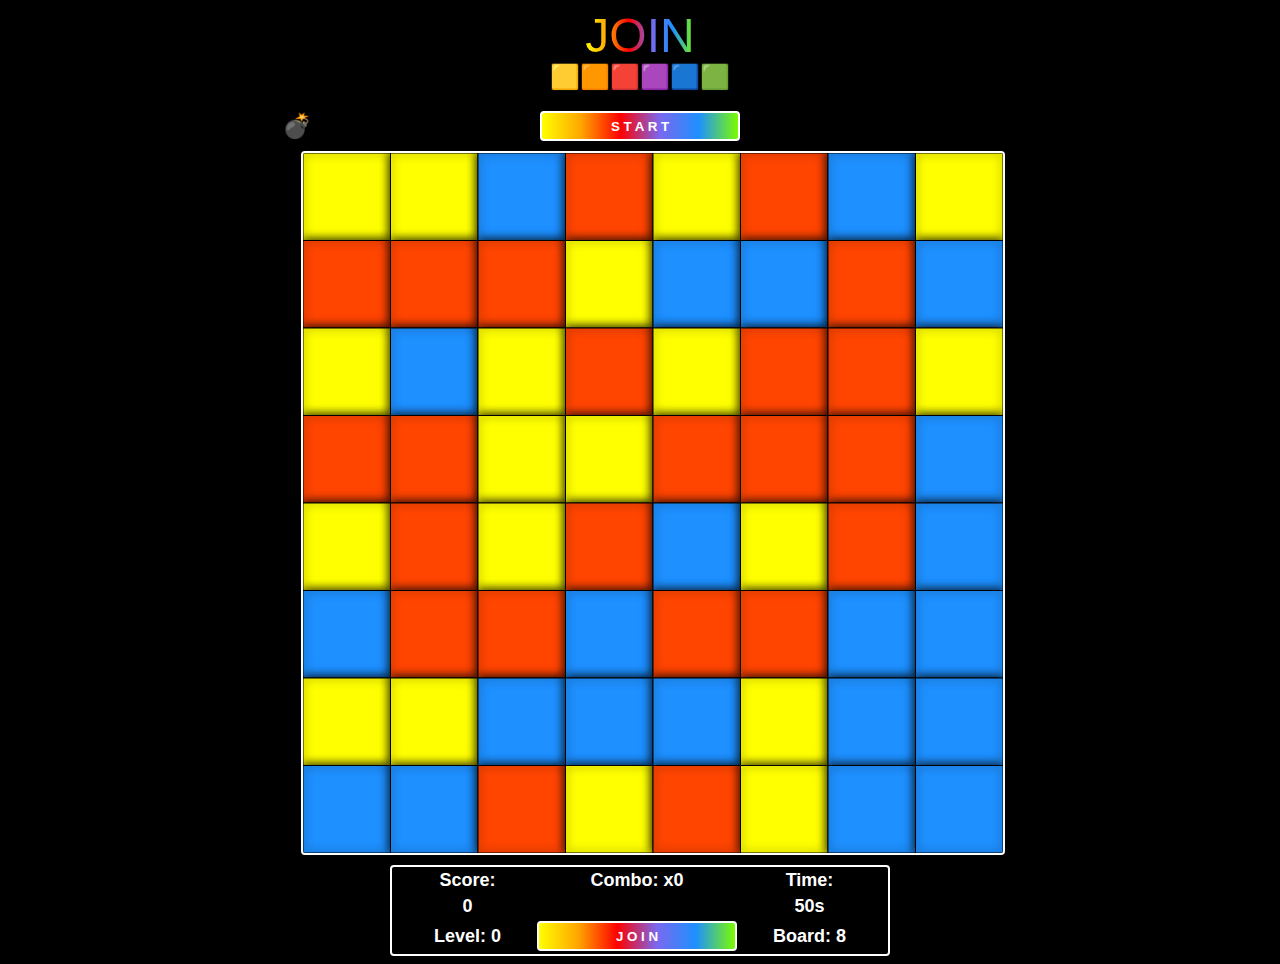
<file: index.html>
<!DOCTYPE html>
<html>

<head>
  <meta charset="utf-8" />
  <meta name="author" content="Daria">
  <meta name="description" content="JOIN">
  <title>JOIN</title>
  <link rel="stylesheet" type="text/css" href="join.css">
</head>

<body>

  <div class="header">
    <p id="logo">JOIN</p>
  </div>

  <div id="sub_header">
    🟨🟧🟥🟪🟦🟩
  </div>

  <div class="game">
    <button class="button" id="start" onclick="startGame()">S T A R T</button>
    <button id="bomb" onclick="activateBomb()">💣</button>
    <canvas id="game_board" width="700px" height="700px"></canvas>
  </div>

  <table id="panel">
    <tr>
      <th class="value"> Score: </th>
      <th class="value"><span id="combo"></span></th>
      <th class="value"> Time: </th>
    </tr>
    <tr>
      <th> <span id="score" class="value"></span></th>
      <th> <span id="squares" class="value">⬜⬜⬜⬜⬜⬜⬜⬜⬜⬜⬜⬜</span></th>
      <th> <span id="time" class="value"></span></th>
    </tr>
    <tr>
      <th> <span id="level" class="value"></span></th>
      <th>
        <div><button id="join" class="button" onclick="join()">J O I N</button></div>
      </th>
      <th><span id="board" class="value"></span></th>
    </tr>
    </tabele>

    <script src="join.js"></script>
</body>

</html>
</file>
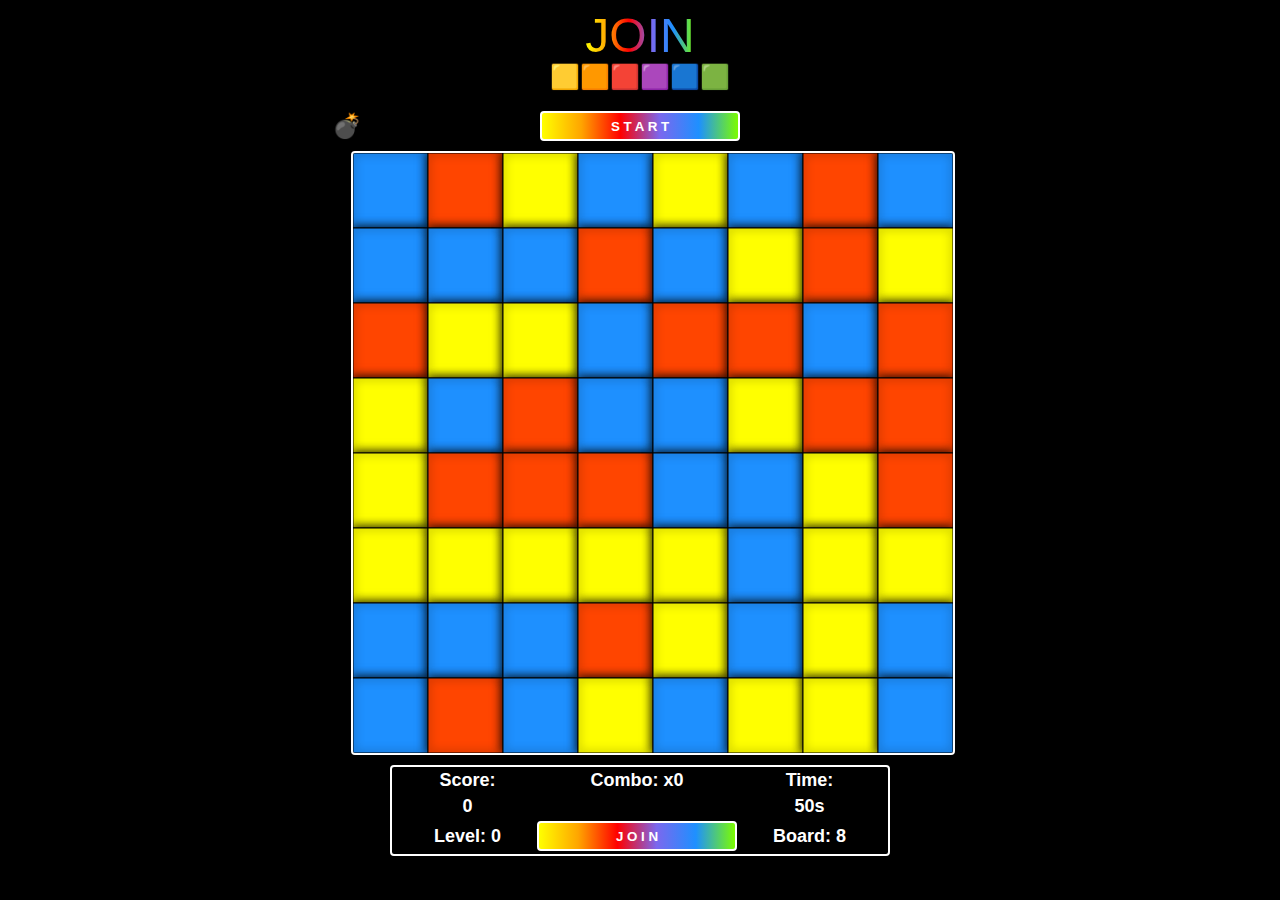
<file: join.html>
<!DOCTYPE html>
<html>

<head>
  <meta charset="utf-8" />
  <meta name="author" content="Daria">
  <meta name="description" content="JOIN">
  <title>JOIN</title>
  <link rel="stylesheet" type="text/css" href="join.css">
</head>

<body>

  <div class="header">
    <p id="logo">JOIN</p>
  </div>

  <div id="sub_header">
    🟨🟧🟥🟪🟦🟩
  </div>

  <div class="game">
    <button class="button" id="start" onclick="startGame()">S T A R T</button>
    <button id="bomb" onclick="activateBomb()">💣</button>
    <canvas id="game_board" width="600px" height="600px"></canvas>
  </div>

  <table id="panel">
    <tr>
      <th class="value"> Score: </th>
      <th class="value"><span id="combo"></span></th>
      <th class="value"> Time: </th>
    </tr>
    <tr>
      <th> <span id="score" class="value"></span></th>
      <th> <span id="squares" class="value">⬜⬜⬜⬜⬜⬜⬜⬜⬜⬜⬜⬜</span></th>
      <th> <span id="time" class="value"></span></th>
    </tr>
    <tr>
      <th> <span id="level" class="value"></span></th>
      <th>
        <div><button id="join" class="button" onclick="join()">J O I N</button></div>
      </th>
      <th><span id="board" class="value"></span></th>
    </tr>
    </tabele>

    <script src="join.js"></script>
</body>

</html>
</file>
<file: join.css>
body {
  font-family: Arial, Helvetica, sans-serif;
  background-color: black;
  color: white
}

#game_board {
  background-color: gray;
  background-position-y: 0;
  border: 2px solid white;
  border-radius: 4px;
  margin-top: 40px;
  margin-bottom: 10px;
}

#logo {
  background-image: linear-gradient(to right, yellow, orange, red, mediumslateblue, dodgerblue, lawngreen);
  background-clip: text;
  -webkit-background-clip: text;
  color: transparent;
  padding: 0;
  margin: 0;
}

#sub_header {
  font-size: x-large;
  display: flex;
  justify-content: center;
  padding-bottom: 20px;
}

#panel {
  border: 2px solid white;
  border-radius: 4px;
  width: 500px;
  display: flex;
  justify-content: center;
  margin-left: auto;
  margin-right: auto;

}

#start {
  position: absolute;
}

#bomb {
  width: 25px;
  height: 25px;
  background-color: black;
  font-size: x-large;
  position: relative;
  border: 0;
}


#squares {
  background-image: linear-gradient(to right, yellow, orange, red, mediumslateblue, dodgerblue, lawngreen);
  background-clip: text;
  -webkit-background-clip: text;
  color: transparent;
  background-position: -297px;
  background-repeat: no-repeat;
}


.game {
  display: flex;
  justify-content: center;
}

.header {
  font-size: xxx-large;
  display: flex;
  justify-content: center;
}

.button {
  background-image: linear-gradient(to right, yellow, orange, red, mediumslateblue, dodgerblue, lawngreen);
  border: 2px solid white;
  width: 200px;
  height: 30px;
  font-weight: bold;
  color: white;
  border-radius: 4px;
  font-family: Arial;
}

.value {
  color: white;
  font-size: large;
  font-weight: bold;
}
</file>
